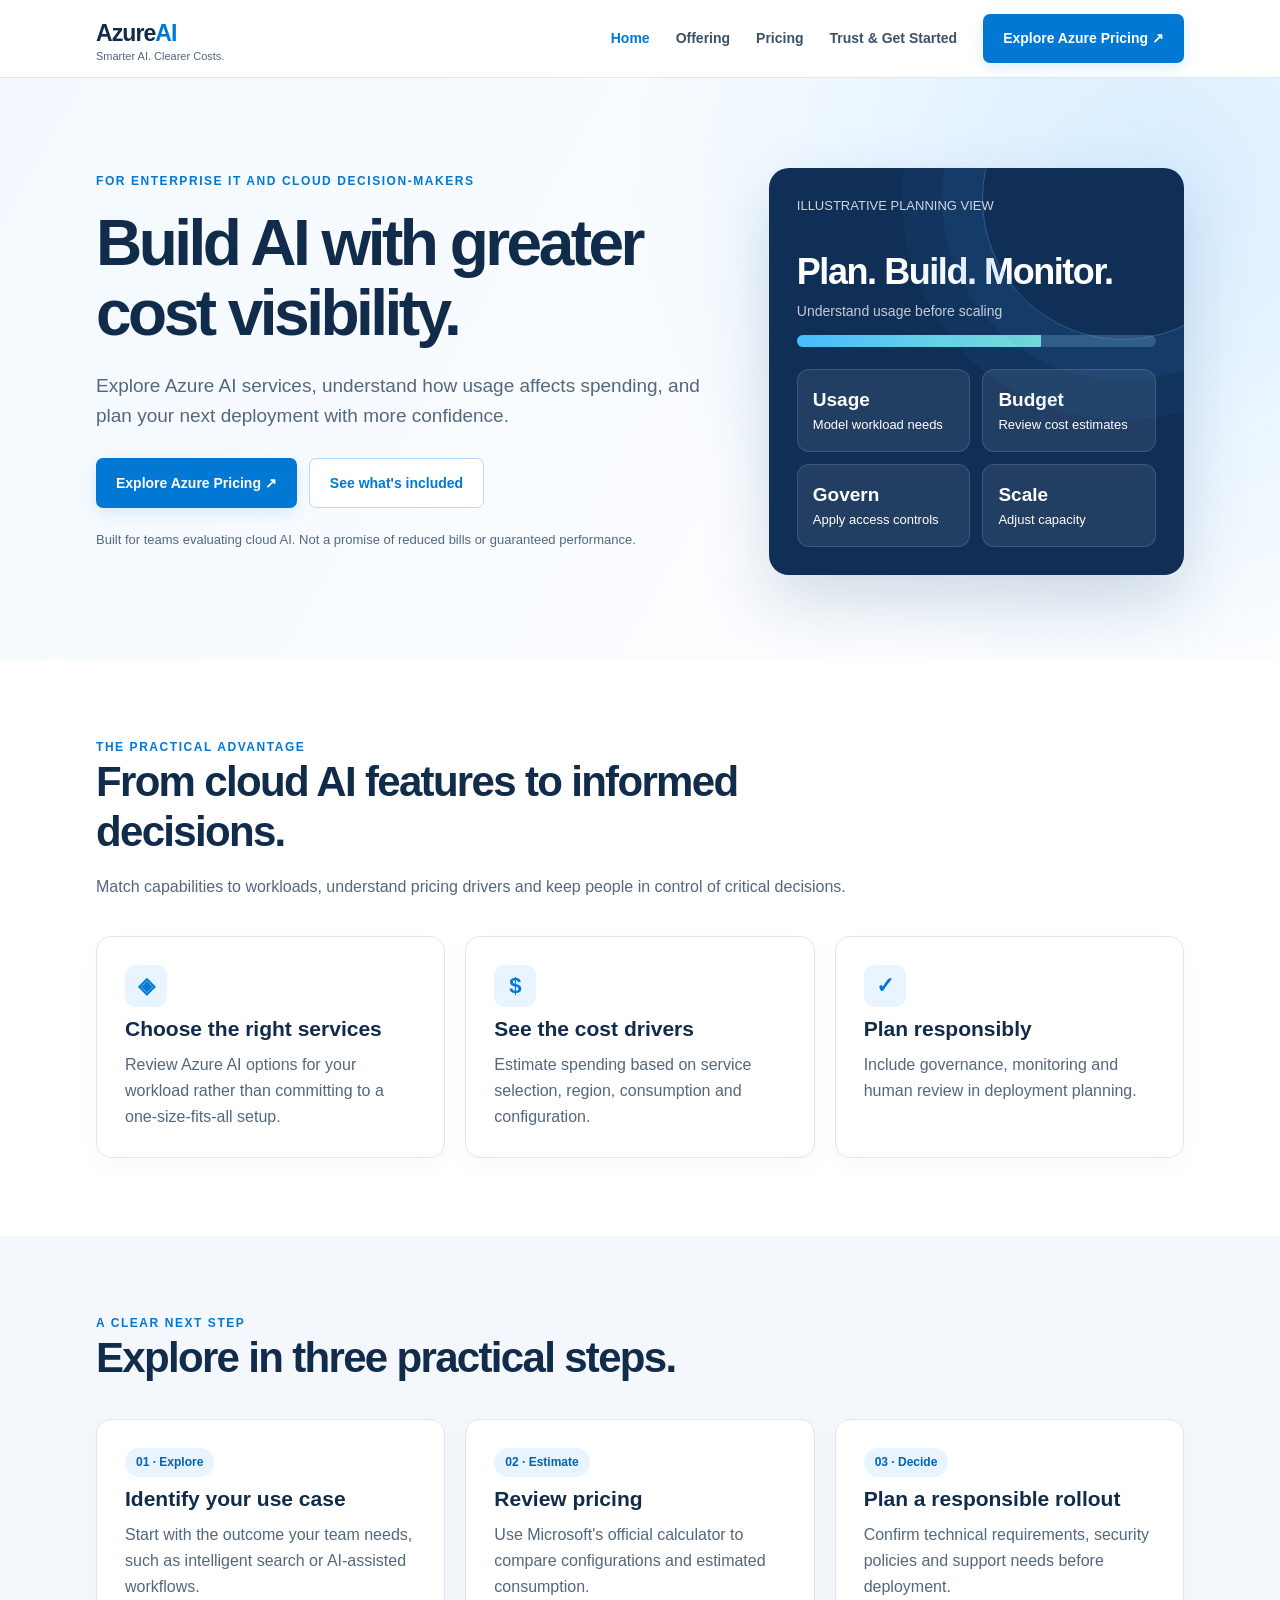
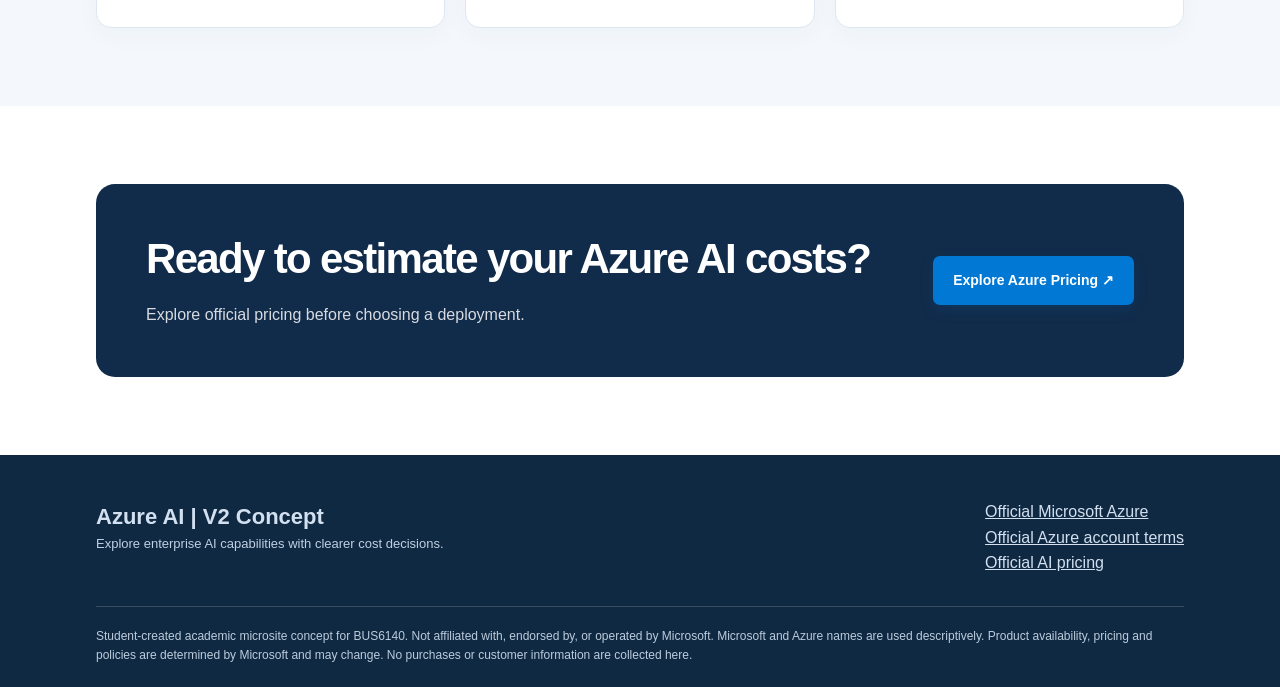
<file: index.html>
<!doctype html><html lang="en"><head><meta charset="utf-8"><meta name="viewport" content="width=device-width,initial-scale=1"><meta name="description" content="Explore Azure AI services with clearer cost visibility."><title>Home | Azure AI V2 Concept</title><link rel="stylesheet" href="styles.css"></head><body><header><div class="wrap top"><a class="brand" href="index.html">Azure<b>AI</b><small>Smarter AI. Clearer Costs.</small></a><button class="menu-btn" aria-label="Toggle navigation" aria-expanded="false">☰</button><nav class="nav" aria-label="Primary navigation"><a href="index.html" aria-current=page>Home</a><a href="solutions.html" >Offering</a><a href="pricing.html" >Pricing</a><a href="trust.html" >Trust & Get Started</a><a class="btn" href="https://azure.microsoft.com/en-us/pricing/calculator/" target="_blank" rel="noopener noreferrer">Explore Azure Pricing ↗</a></nav></div></header><main><section class="hero"><div class="wrap hero-grid"><div><div class="eyebrow">For enterprise IT and cloud decision-makers</div><h1>Build AI with greater cost visibility.</h1><p class="lead">Explore Azure AI services, understand how usage affects spending, and plan your next deployment with more confidence.</p><div class="actions"><a class="btn" href="https://azure.microsoft.com/en-us/pricing/calculator/" target="_blank" rel="noopener noreferrer">Explore Azure Pricing ↗</a><a class="btn alt" href="solutions.html">See what's included</a></div><p class="small" style="margin-top:22px">Built for teams evaluating cloud AI. Not a promise of reduced bills or guaranteed performance.</p></div><div class="visual" role="img" aria-label="Illustrative cloud AI cost visibility dashboard"><div class="vhead">ILLUSTRATIVE PLANNING VIEW</div><div class="metric">Plan. Build. Monitor.</div><div style="opacity:.75;font-size:14px">Understand usage before scaling</div><div class="meter"><span></span></div><div class="tile-row"><div class="tile"><strong>Usage</strong>Model workload needs</div><div class="tile"><strong>Budget</strong>Review cost estimates</div><div class="tile"><strong>Govern</strong>Apply access controls</div><div class="tile"><strong>Scale</strong>Adjust capacity</div></div></div></div></section><section class="section"><div class="wrap"><div class="section-heading"><div class="eyebrow">The practical advantage</div><h2>From cloud AI features to informed decisions.</h2><p>Match capabilities to workloads, understand pricing drivers and keep people in control of critical decisions.</p></div><div class="grid3"><article class="card"><div class="icon">◈</div><h3>Choose the right services</h3><p>Review Azure AI options for your workload rather than committing to a one-size-fits-all setup.</p></article><article class="card"><div class="icon">$</div><h3>See the cost drivers</h3><p>Estimate spending based on service selection, region, consumption and configuration.</p></article><article class="card"><div class="icon">✓</div><h3>Plan responsibly</h3><p>Include governance, monitoring and human review in deployment planning.</p></article></div></div></section><section class="section soft"><div class="wrap"><div class="section-heading"><div class="eyebrow">A clear next step</div><h2>Explore in three practical steps.</h2></div><div class="grid3"><div class="card"><span class="tag">01 · Explore</span><h3>Identify your use case</h3><p>Start with the outcome your team needs, such as intelligent search or AI-assisted workflows.</p></div><div class="card"><span class="tag">02 · Estimate</span><h3>Review pricing</h3><p>Use Microsoft's official calculator to compare configurations and estimated consumption.</p></div><div class="card"><span class="tag">03 · Decide</span><h3>Plan a responsible rollout</h3><p>Confirm technical requirements, security policies and support needs before deployment.</p></div></div></div></section><section class="section"><div class="wrap"><div class="banner"><div><h2>Ready to estimate your Azure AI costs?</h2><p>Explore official pricing before choosing a deployment.</p></div><a class="btn" href="https://azure.microsoft.com/en-us/pricing/calculator/" target="_blank" rel="noopener noreferrer">Explore Azure Pricing ↗</a></div></div></section></main><footer class="foot"><div class="wrap"><div class="foot-grid"><div><div style="font-size:22px;font-weight:800">Azure AI | V2 Concept</div><p>Explore enterprise AI capabilities with clearer cost decisions.</p></div><div><a href="https://azure.microsoft.com/en-us/" target="_blank" rel="noopener noreferrer">Official Microsoft Azure</a><br><a href="https://azure.microsoft.com/en-us/pricing/purchase-options/azure-account" target="_blank" rel="noopener noreferrer">Official Azure account terms</a><br><a href="https://azure.microsoft.com/en-us/pricing/details/microsoft-foundry/" target="_blank" rel="noopener noreferrer">Official AI pricing</a></div></div><div class="fine">Student-created academic microsite concept for BUS6140. Not affiliated with, endorsed by, or operated by Microsoft. Microsoft and Azure names are used descriptively. Product availability, pricing and policies are determined by Microsoft and may change. No purchases or customer information are collected here.</div></div></footer><script src="script.js"></script></body></html>
</file>
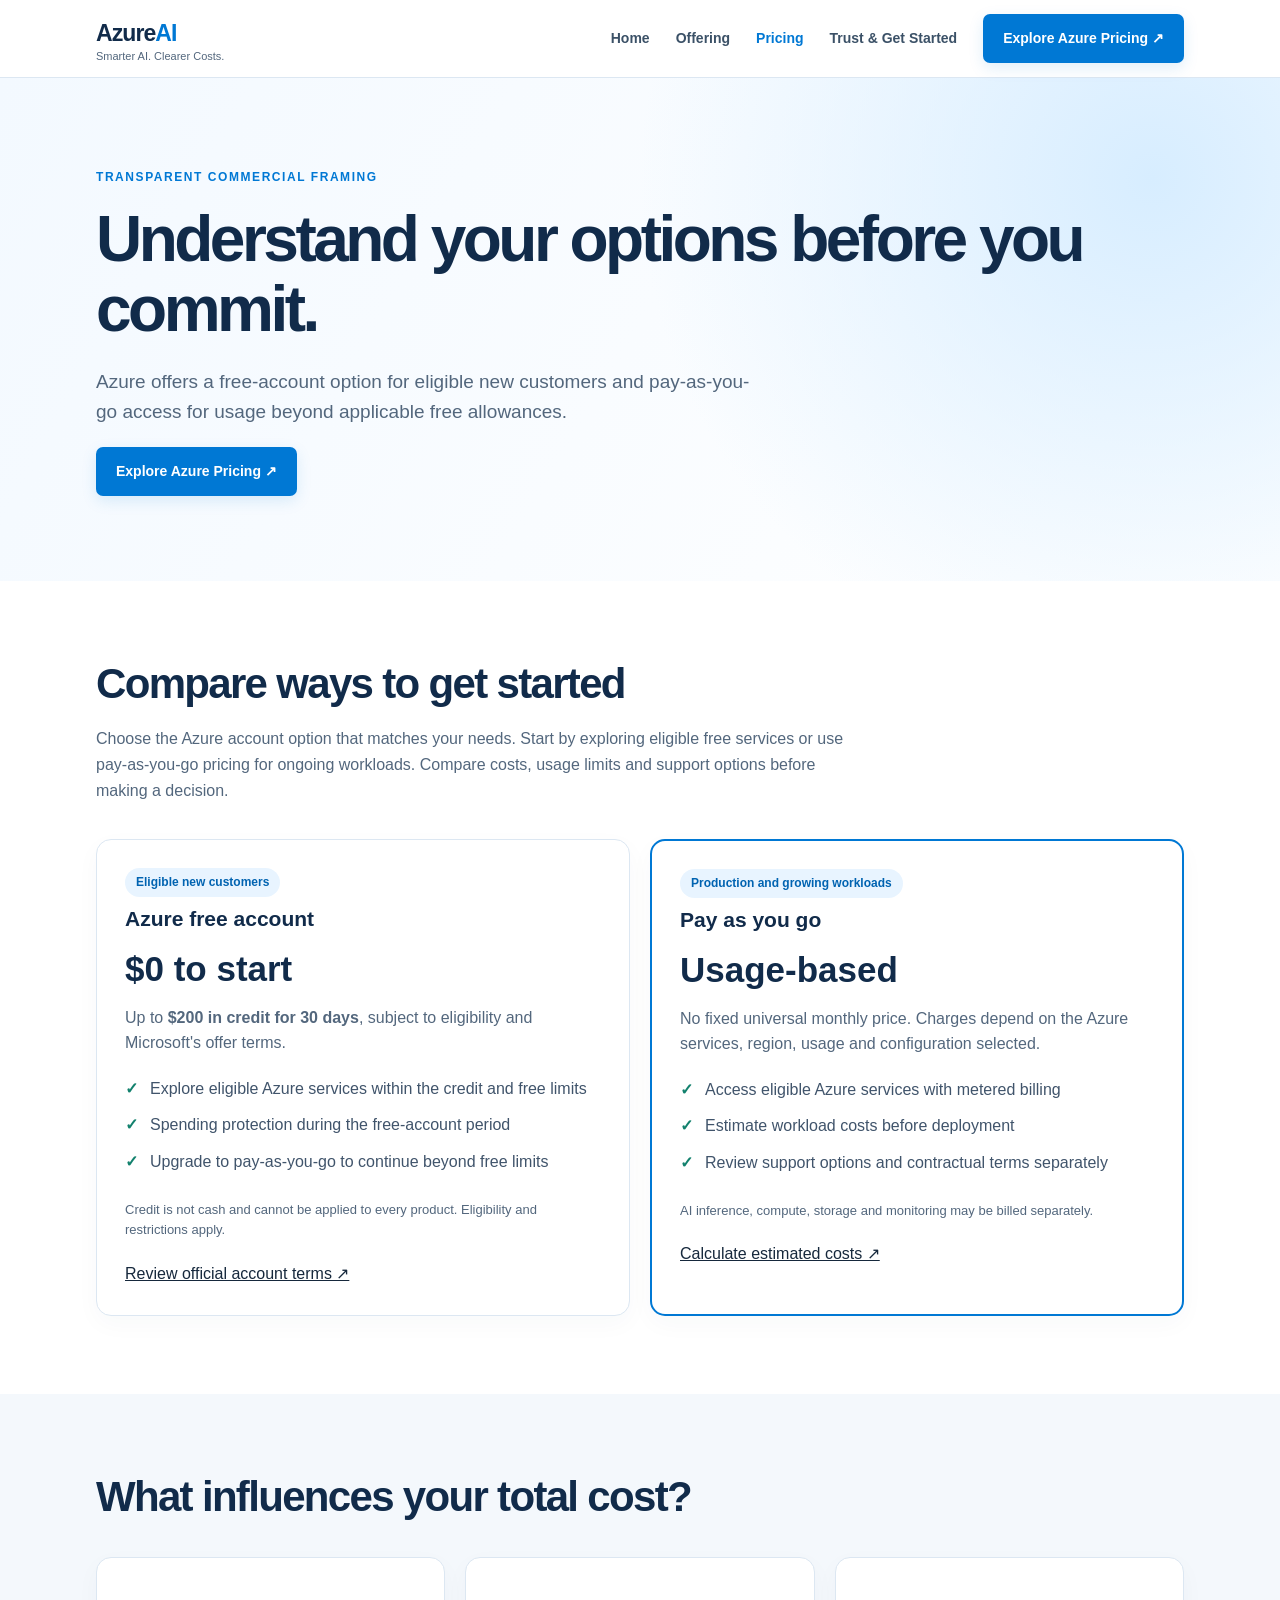
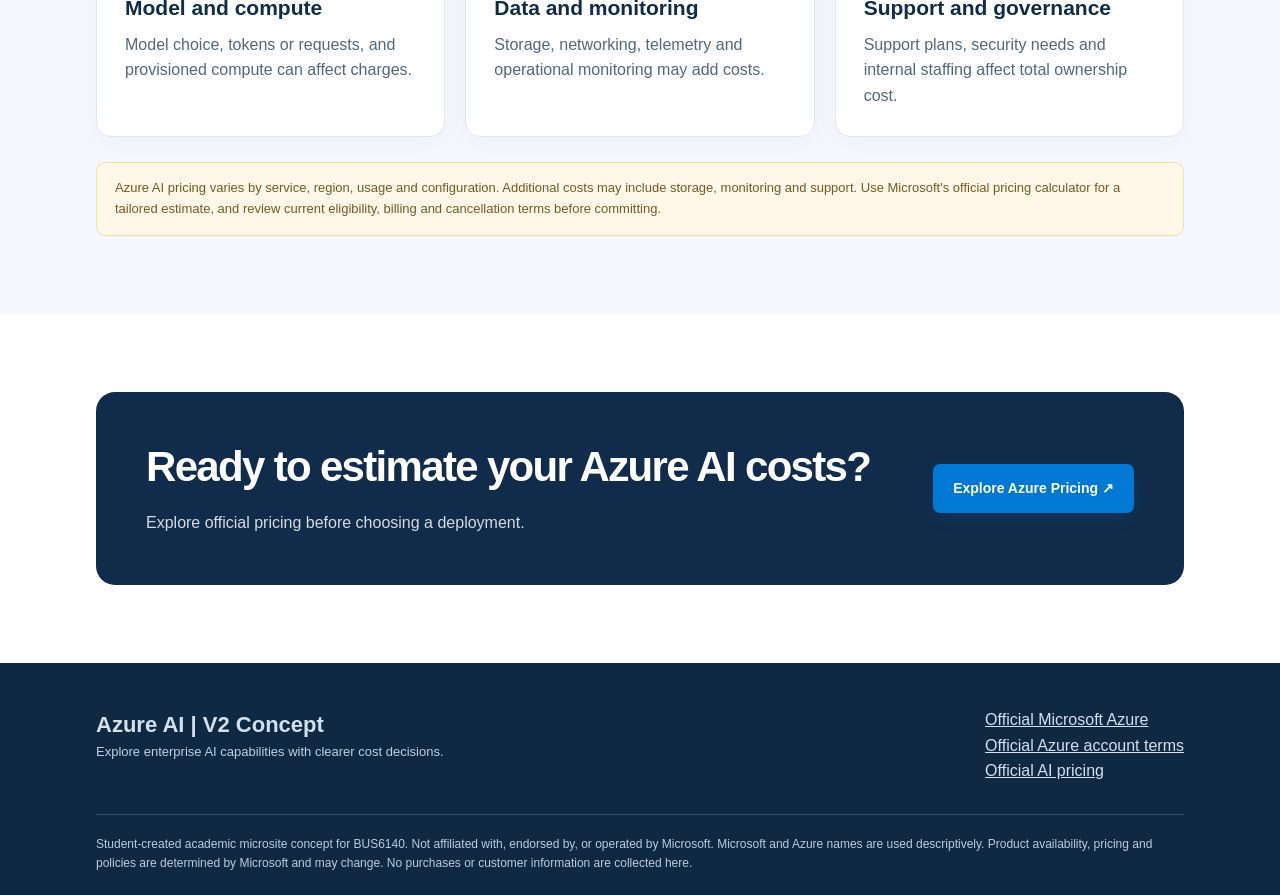
<file: pricing.html>
<!doctype html><html lang="en"><head><meta charset="utf-8"><meta name="viewport" content="width=device-width,initial-scale=1"><meta name="description" content="Compare Azure free account and pay-as-you-go pricing."><title>Pricing | Azure AI V2 Concept</title><link rel="stylesheet" href="styles.css"></head><body><header><div class="wrap top"><a class="brand" href="index.html">Azure<b>AI</b><small>Smarter AI. Clearer Costs.</small></a><button class="menu-btn" aria-label="Toggle navigation" aria-expanded="false">☰</button><nav class="nav" aria-label="Primary navigation"><a href="index.html" >Home</a><a href="solutions.html" >Offering</a><a href="pricing.html" aria-current=page>Pricing</a><a href="trust.html" >Trust & Get Started</a><a class="btn" href="https://azure.microsoft.com/en-us/pricing/calculator/" target="_blank" rel="noopener noreferrer">Explore Azure Pricing ↗</a></nav></div></header><main><section class="hero"><div class="wrap"><div class="eyebrow">Transparent commercial framing</div><h1>Understand your options before you commit.</h1><p class="lead">Azure offers a free-account option for eligible new customers and pay-as-you-go access for usage beyond applicable free allowances.</p><a class="btn" href="https://azure.microsoft.com/en-us/pricing/calculator/" target="_blank" rel="noopener noreferrer">Explore Azure Pricing ↗</a></div></section><section class="section"><div class="wrap"><div class="section-heading"><h2>Compare ways to get started</h2><p>Choose the Azure account option that matches your needs. Start by exploring eligible free services or use pay-as-you-go pricing for ongoing workloads. Compare costs, usage limits and support options before making a decision.</p></div><div class="grid2"><article class="card"><span class="tag">Eligible new customers</span><h3>Azure free account</h3><div class="price">$0 to start</div><p>Up to <strong>$200 in credit for 30 days</strong>, subject to eligibility and Microsoft's offer terms.</p><ul class="checklist"><li>Explore eligible Azure services within the credit and free limits</li><li>Spending protection during the free-account period</li><li>Upgrade to pay-as-you-go to continue beyond free limits</li></ul><p class="small">Credit is not cash and cannot be applied to every product. Eligibility and restrictions apply.</p><a href="https://azure.microsoft.com/en-us/pricing/purchase-options/azure-account" target="_blank" rel="noopener noreferrer">Review official account terms ↗</a></article><article class="card highlight"><span class="tag">Production and growing workloads</span><h3>Pay as you go</h3><div class="price">Usage-based</div><p>No fixed universal monthly price. Charges depend on the Azure services, region, usage and configuration selected.</p><ul class="checklist"><li>Access eligible Azure services with metered billing</li><li>Estimate workload costs before deployment</li><li>Review support options and contractual terms separately</li></ul><p class="small">AI inference, compute, storage and monitoring may be billed separately.</p><a href="https://azure.microsoft.com/en-us/pricing/calculator/" target="_blank" rel="noopener noreferrer">Calculate estimated costs ↗</a></article></div></div></section><section class="section soft"><div class="wrap"><div class="section-heading"><h2>What influences your total cost?</h2></div><div class="grid3"><div class="card"><h3>Model and compute</h3><p>Model choice, tokens or requests, and provisioned compute can affect charges.</p></div><div class="card"><h3>Data and monitoring</h3><p>Storage, networking, telemetry and operational monitoring may add costs.</p></div><div class="card"><h3>Support and governance</h3><p>Support plans, security needs and internal staffing affect total ownership cost.</p></div></div><div class="disclosure" style="margin-top:25px">Azure AI pricing varies by service, region, usage and configuration. Additional costs may include storage, monitoring and support. Use Microsoft's official pricing calculator for a tailored estimate, and review current eligibility, billing and cancellation terms before committing.</div></div></section><section class="section"><div class="wrap"><div class="banner"><div><h2>Ready to estimate your Azure AI costs?</h2><p>Explore official pricing before choosing a deployment.</p></div><a class="btn" href="https://azure.microsoft.com/en-us/pricing/calculator/" target="_blank" rel="noopener noreferrer">Explore Azure Pricing ↗</a></div></div></section></main><footer class="foot"><div class="wrap"><div class="foot-grid"><div><div style="font-size:22px;font-weight:800">Azure AI | V2 Concept</div><p>Explore enterprise AI capabilities with clearer cost decisions.</p></div><div><a href="https://azure.microsoft.com/en-us/" target="_blank" rel="noopener noreferrer">Official Microsoft Azure</a><br><a href="https://azure.microsoft.com/en-us/pricing/purchase-options/azure-account" target="_blank" rel="noopener noreferrer">Official Azure account terms</a><br><a href="https://azure.microsoft.com/en-us/pricing/details/microsoft-foundry/" target="_blank" rel="noopener noreferrer">Official AI pricing</a></div></div><div class="fine">Student-created academic microsite concept for BUS6140. Not affiliated with, endorsed by, or operated by Microsoft. Microsoft and Azure names are used descriptively. Product availability, pricing and policies are determined by Microsoft and may change. No purchases or customer information are collected here.</div></div></footer><script src="script.js"></script></body></html>
</file>
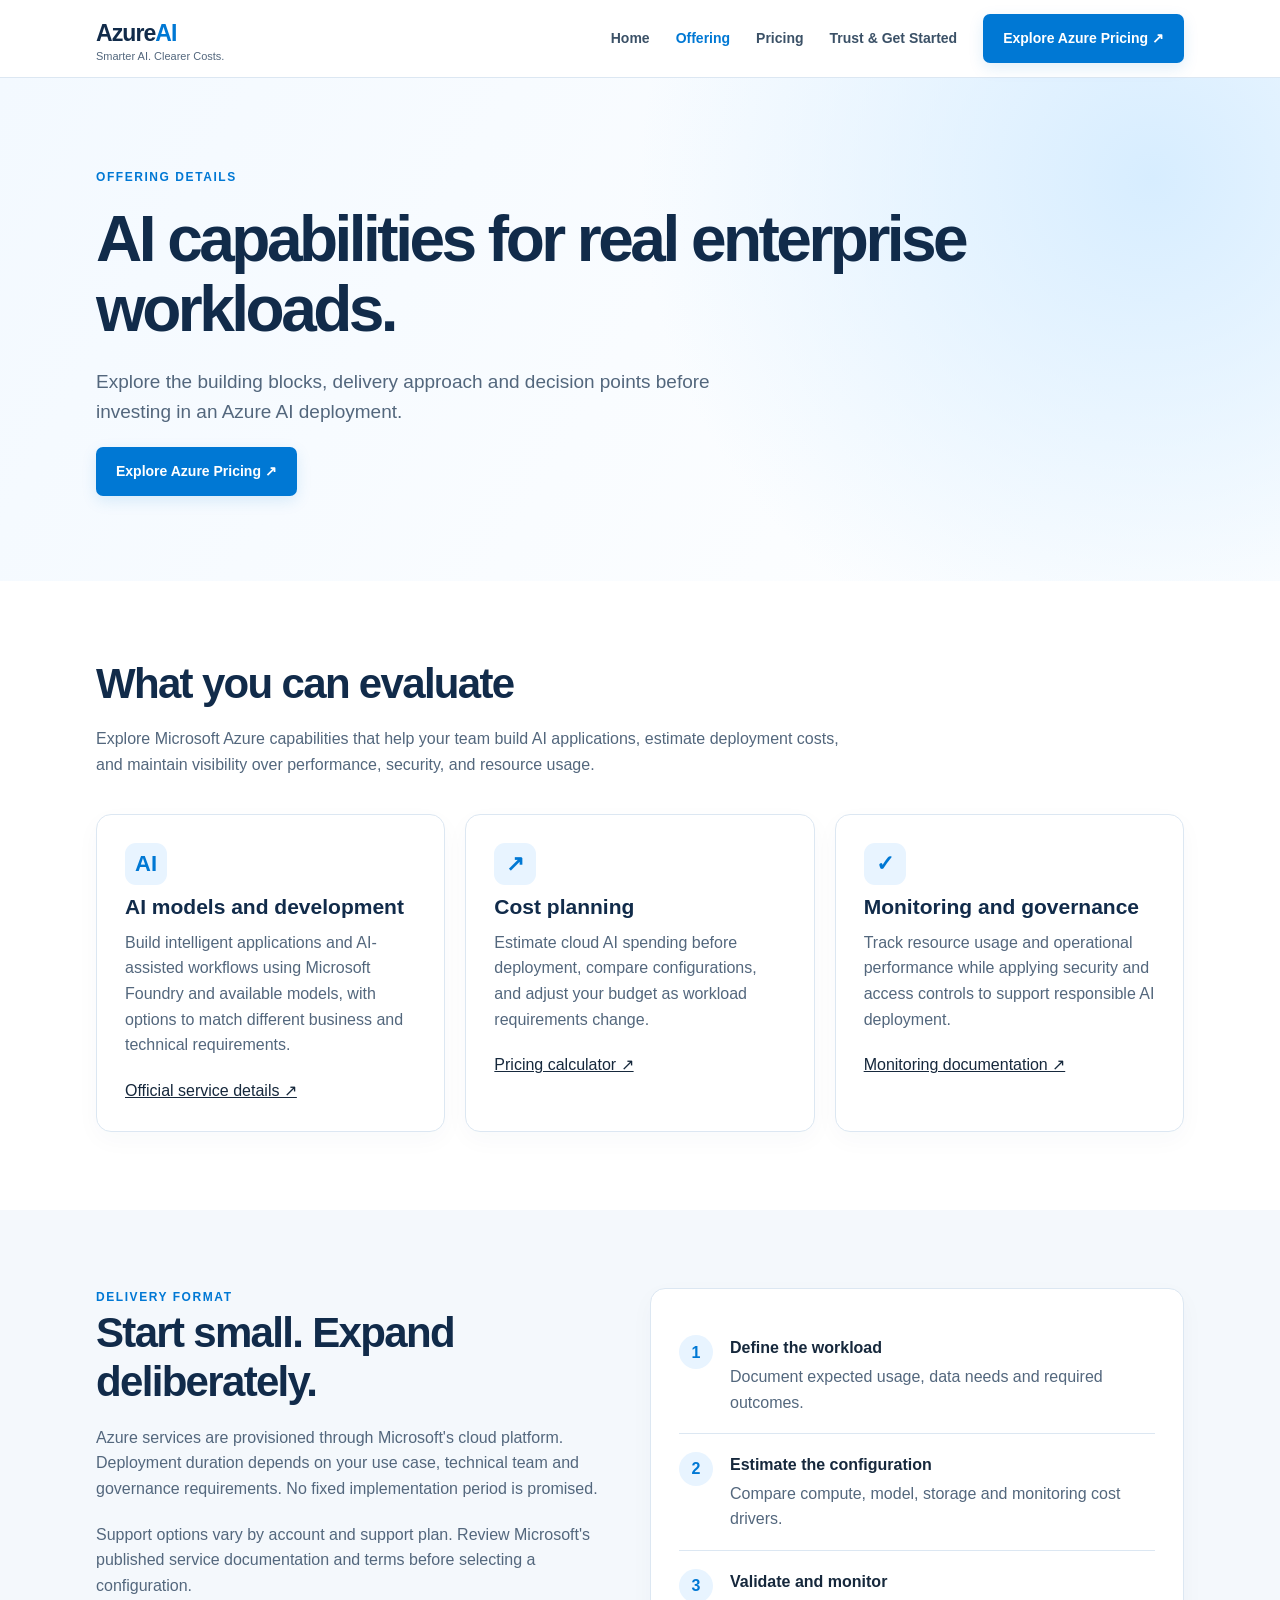
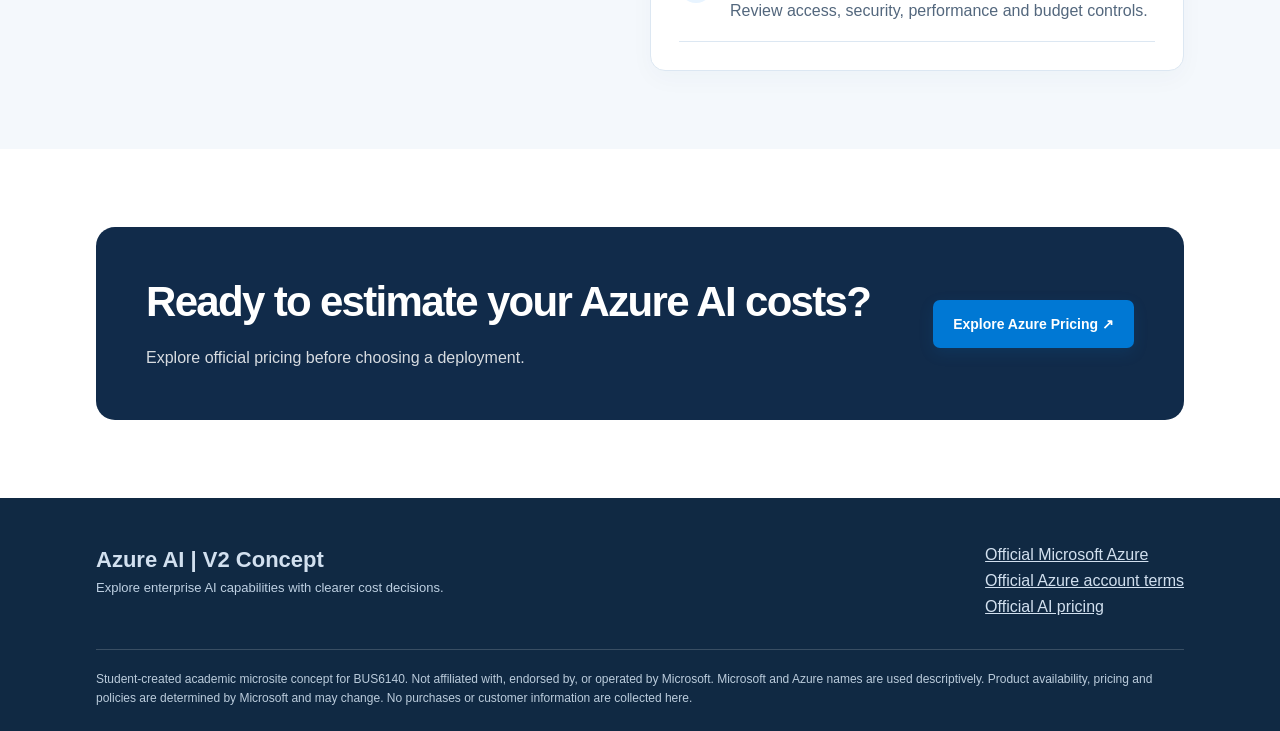
<file: solutions.html>
<!doctype html><html lang="en"><head><meta charset="utf-8"><meta name="viewport" content="width=device-width,initial-scale=1"><meta name="description" content="Explore Microsoft Azure AI services and delivery considerations."><title>Offering | Azure AI V2 Concept</title><link rel="stylesheet" href="styles.css"></head><body><header><div class="wrap top"><a class="brand" href="index.html">Azure<b>AI</b><small>Smarter AI. Clearer Costs.</small></a><button class="menu-btn" aria-label="Toggle navigation" aria-expanded="false">☰</button><nav class="nav" aria-label="Primary navigation"><a href="index.html" >Home</a><a href="solutions.html" aria-current=page>Offering</a><a href="pricing.html" >Pricing</a><a href="trust.html" >Trust & Get Started</a><a class="btn" href="https://azure.microsoft.com/en-us/pricing/calculator/" target="_blank" rel="noopener noreferrer">Explore Azure Pricing ↗</a></nav></div></header><main><section class="hero"><div class="wrap"><div class="eyebrow">Offering details</div><h1>AI capabilities for real enterprise workloads.</h1><p class="lead">Explore the building blocks, delivery approach and decision points before investing in an Azure AI deployment.</p><a class="btn" href="https://azure.microsoft.com/en-us/pricing/calculator/" target="_blank" rel="noopener noreferrer">Explore Azure Pricing ↗</a></div></section><section class="section"><div class="wrap"><div class="section-heading"><h2>What you can evaluate</h2><p>Explore Microsoft Azure capabilities that help your team build AI applications, estimate deployment costs, and maintain visibility over performance, security, and resource usage.</p></div><div class="grid3"><article class="card"><div class="icon">AI</div><h3>AI models and development</h3><p>Build intelligent applications and AI-assisted workflows using Microsoft Foundry and available models, with options to match different business and technical requirements.</p><a href="https://azure.microsoft.com/en-us/products/ai-foundry/" target="_blank" rel="noopener noreferrer">Official service details ↗</a></article><article class="card"><div class="icon">↗</div><h3>Cost planning</h3><p>Estimate cloud AI spending before deployment, compare configurations, and adjust your budget as workload requirements change.</p><a href="https://azure.microsoft.com/en-us/pricing/calculator/" target="_blank" rel="noopener noreferrer">Pricing calculator ↗</a></article><article class="card"><div class="icon">✓</div><h3>Monitoring and governance</h3><p>Track resource usage and operational performance while applying security and access controls to support responsible AI deployment.</p><a href="https://learn.microsoft.com/en-us/azure/azure-monitor/overview" target="_blank" rel="noopener noreferrer">Monitoring documentation ↗</a></article></div></div></section><section class="section soft"><div class="wrap grid2"><div><div class="eyebrow">Delivery format</div><h2>Start small. Expand deliberately.</h2><p>Azure services are provisioned through Microsoft's cloud platform. Deployment duration depends on your use case, technical team and governance requirements. No fixed implementation period is promised.</p><p>Support options vary by account and support plan. Review Microsoft's published service documentation and terms before selecting a configuration.</p></div><div class="card"><div class="step"><span class="num">1</span><div><strong>Define the workload</strong><p>Document expected usage, data needs and required outcomes.</p></div></div><div class="step"><span class="num">2</span><div><strong>Estimate the configuration</strong><p>Compare compute, model, storage and monitoring cost drivers.</p></div></div><div class="step"><span class="num">3</span><div><strong>Validate and monitor</strong><p>Review access, security, performance and budget controls.</p></div></div></div></div></section><section class="section"><div class="wrap"><div class="banner"><div><h2>Ready to estimate your Azure AI costs?</h2><p>Explore official pricing before choosing a deployment.</p></div><a class="btn" href="https://azure.microsoft.com/en-us/pricing/calculator/" target="_blank" rel="noopener noreferrer">Explore Azure Pricing ↗</a></div></div></section></main><footer class="foot"><div class="wrap"><div class="foot-grid"><div><div style="font-size:22px;font-weight:800">Azure AI | V2 Concept</div><p>Explore enterprise AI capabilities with clearer cost decisions.</p></div><div><a href="https://azure.microsoft.com/en-us/" target="_blank" rel="noopener noreferrer">Official Microsoft Azure</a><br><a href="https://azure.microsoft.com/en-us/pricing/purchase-options/azure-account" target="_blank" rel="noopener noreferrer">Official Azure account terms</a><br><a href="https://azure.microsoft.com/en-us/pricing/details/microsoft-foundry/" target="_blank" rel="noopener noreferrer">Official AI pricing</a></div></div><div class="fine">Student-created academic microsite concept for BUS6140. Not affiliated with, endorsed by, or operated by Microsoft. Microsoft and Azure names are used descriptively. Product availability, pricing and policies are determined by Microsoft and may change. No purchases or customer information are collected here.</div></div></footer><script src="script.js"></script></body></html>
</file>
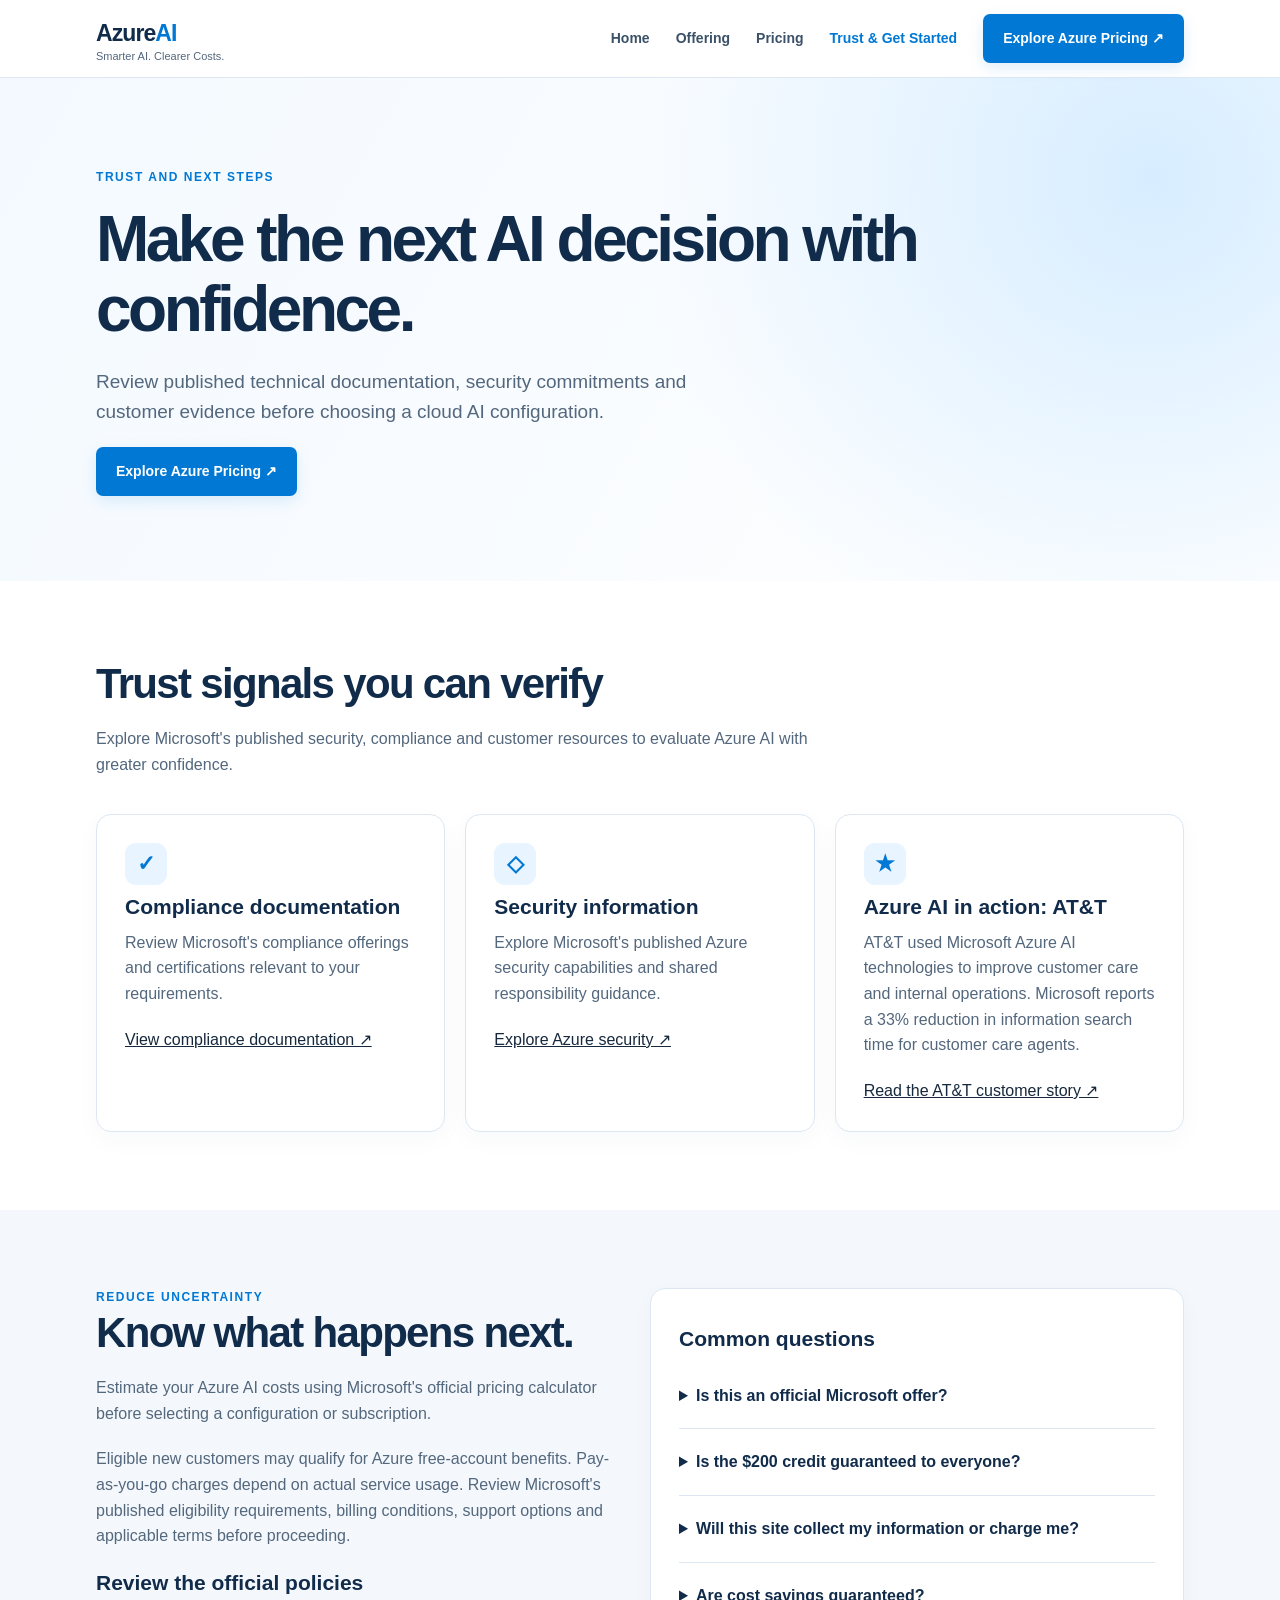
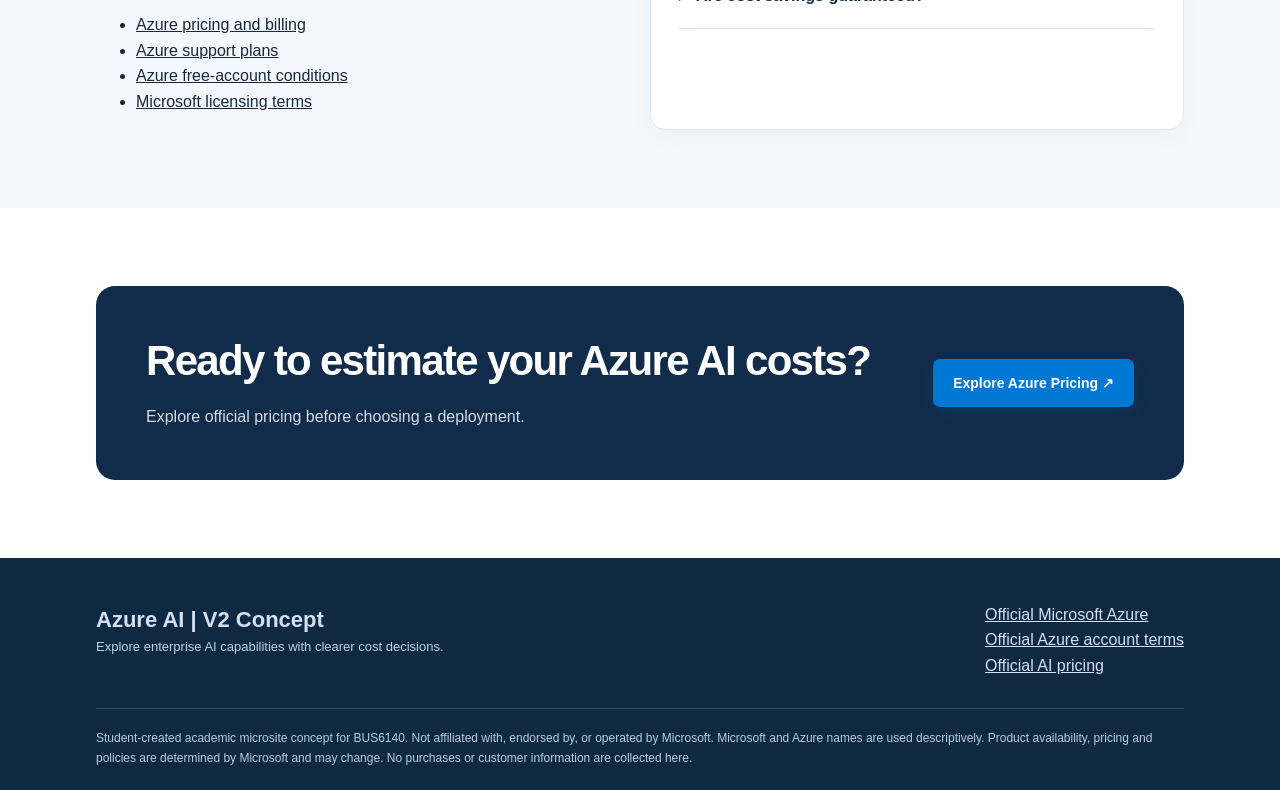
<file: trust.html>
<!doctype html><html lang="en"><head><meta charset="utf-8"><meta name="viewport" content="width=device-width,initial-scale=1"><meta name="description" content="Explore Azure trust resources and next steps."><title>Trust & Get Started | Azure AI V2 Concept</title><link rel="stylesheet" href="styles.css"></head><body><header><div class="wrap top"><a class="brand" href="index.html">Azure<b>AI</b><small>Smarter AI. Clearer Costs.</small></a><button class="menu-btn" aria-label="Toggle navigation" aria-expanded="false">☰</button><nav class="nav" aria-label="Primary navigation"><a href="index.html" >Home</a><a href="solutions.html" >Offering</a><a href="pricing.html" >Pricing</a><a href="trust.html" aria-current=page>Trust & Get Started</a><a class="btn" href="https://azure.microsoft.com/en-us/pricing/calculator/" target="_blank" rel="noopener noreferrer">Explore Azure Pricing ↗</a></nav></div></header><main><section class="hero"><div class="wrap"><div class="eyebrow">Trust and next steps</div><h1>Make the next AI decision with confidence.</h1><p class="lead">Review published technical documentation, security commitments and customer evidence before choosing a cloud AI configuration.</p><a class="btn" href="https://azure.microsoft.com/en-us/pricing/calculator/" target="_blank" rel="noopener noreferrer">Explore Azure Pricing ↗</a></div></section><section class="section"><div class="wrap"><div class="section-heading"><h2>Trust signals you can verify</h2><p>Explore Microsoft's published security, compliance and customer resources to evaluate Azure AI with greater confidence.</p></div><div class="grid3"><article class="card"><div class="icon">✓</div><h3>Compliance documentation</h3><p>Review Microsoft's compliance offerings and certifications relevant to your requirements.</p><a href="https://learn.microsoft.com/en-us/azure/compliance/" target="_blank" rel="noopener noreferrer">View compliance documentation ↗</a></article><article class="card"><div class="icon">◇</div><h3>Security information</h3><p>Explore Microsoft's published Azure security capabilities and shared responsibility guidance.</p><a href="https://azure.microsoft.com/en-us/explore/security/" target="_blank" rel="noopener noreferrer">Explore Azure security ↗</a></article><article class="card">
  <div class="icon">★</div>
  <h3>Azure AI in action: AT&T</h3>
  <p>
    AT&T used Microsoft Azure AI technologies to
    improve customer care and internal operations.
    Microsoft reports a 33% reduction in information
    search time for customer care agents.
  </p>
  <a href="https://www.microsoft.com/en/customers/story/25679-at-and-t-azure"
     target="_blank" rel="noopener noreferrer">
    Read the AT&T customer story ↗
  </a>
</article></div></div></section><section class="section soft"><div class="wrap grid2"><div><div class="eyebrow">Reduce uncertainty</div><h2>Know what happens next.</h2><p>
  Estimate your Azure AI costs using Microsoft's
  official pricing calculator before selecting a
  configuration or subscription.
</p>
<p>
  Eligible new customers may qualify for Azure
  free-account benefits. Pay-as-you-go charges
  depend on actual service usage. Review Microsoft's
  published eligibility requirements, billing
  conditions, support options and applicable terms
  before proceeding.
</p>
<h3>Review the official policies</h3>


<ul>
<li>
<a href="https://azure.microsoft.com/en-us/pricing/">
Azure pricing and billing
</a>
</li>

<li>
<a href="https://azure.microsoft.com/en-us/support/plans/">
Azure support plans
</a>
</li>

<li>
<a href="https://azure.microsoft.com/en-us/free/">
Azure free-account conditions
</a>
</li>

<li>
<a href="https://www.microsoft.com/licensing/terms/">
Microsoft licensing terms
</a>
</li>
</ul>

</div>
<div class="card faq"><h3>Common questions</h3><details><summary>Is this an official Microsoft offer?</summary><p>No. This is an independent student-created microsite concept linking to Microsoft's official resources.</p></details><details><summary>Is the $200 credit guaranteed to everyone?</summary><p>No. It applies to eligible new Azure customers under Microsoft's published conditions.</p></details><details><summary>Will this site collect my information or charge me?</summary><p>No. This site has no signup form, checkout, tracking script or payment collection.</p></details><details><summary>Are cost savings guaranteed?</summary><p>No. Actual performance and costs depend on workload, configuration and governance.</p></details></div></div></section><section class="section"><div class="wrap"><div class="banner"><div><h2>Ready to estimate your Azure AI costs?</h2><p>Explore official pricing before choosing a deployment.</p></div><a class="btn" href="https://azure.microsoft.com/en-us/pricing/calculator/" target="_blank" rel="noopener noreferrer">Explore Azure Pricing ↗</a></div></div></section></main><footer class="foot"><div class="wrap"><div class="foot-grid"><div><div style="font-size:22px;font-weight:800">Azure AI | V2 Concept</div><p>Explore enterprise AI capabilities with clearer cost decisions.</p></div><div><a href="https://azure.microsoft.com/en-us/" target="_blank" rel="noopener noreferrer">Official Microsoft Azure</a><br><a href="https://azure.microsoft.com/en-us/pricing/purchase-options/azure-account" target="_blank" rel="noopener noreferrer">Official Azure account terms</a><br><a href="https://azure.microsoft.com/en-us/pricing/details/microsoft-foundry/" target="_blank" rel="noopener noreferrer">Official AI pricing</a></div></div><div class="fine">Student-created academic microsite concept for BUS6140. Not affiliated with, endorsed by, or operated by Microsoft. Microsoft and Azure names are used descriptively. Product availability, pricing and policies are determined by Microsoft and may change. No purchases or customer information are collected here.</div></div></footer><script src="script.js"></script></body></html>
</file>
<file: styles.css>
:root{--blue:#0078d4;--navy:#112b4a;--ink:#16283c;--muted:#53677d;--bg:#f4f8fc;--line:#dce7f2;--white:#fff}*{box-sizing:border-box}html{scroll-behavior:smooth}body{margin:0;font-family:Segoe UI,Arial,sans-serif;color:var(--ink);background:white;line-height:1.6}a{color:inherit}header{position:sticky;top:0;z-index:10;background:rgba(255,255,255,.96);border-bottom:1px solid var(--line);backdrop-filter:blur(10px)}.wrap{max-width:1140px;margin:auto;padding:0 26px}.top{display:flex;align-items:center;justify-content:space-between;min-height:77px;gap:24px}.brand{font-weight:750;letter-spacing:-.04em;font-size:23px;text-decoration:none;color:var(--navy)}.brand b{color:var(--blue)}.brand small{font-weight:500;letter-spacing:0;font-size:11px;color:var(--muted);display:block;line-height:1}.nav{display:flex;align-items:center;gap:26px}.nav a{text-decoration:none;font-size:14px;font-weight:600;color:#3b5167}.nav a[aria-current=page]{color:var(--blue)}.btn{display:inline-flex;align-items:center;justify-content:center;background:var(--blue);color:white!important;text-decoration:none;padding:13px 20px;border-radius:7px;font-weight:700;font-size:14px;box-shadow:0 5px 15px #0078d421;transition:transform .15s,background .15s}.btn:hover{background:#005fa8;transform:translateY(-1px)}.btn.alt{background:white;color:var(--blue)!important;border:1px solid #b9d7f0;box-shadow:none}.hero{background:radial-gradient(circle at 90% 20%,#d7edff 0,transparent 42%),linear-gradient(120deg,#f3f9ff,#fff);padding:90px 0 85px}.hero-grid{display:grid;grid-template-columns:1.2fr .8fr;gap:50px;align-items:center}.eyebrow{color:var(--blue);font-size:12px;font-weight:800;letter-spacing:.13em;text-transform:uppercase}h1{font-size:clamp(38px,5vw,64px);line-height:1.09;letter-spacing:-.055em;margin:18px 0 22px;color:var(--navy)}h2{font-size:clamp(28px,3.3vw,42px);line-height:1.18;letter-spacing:-.04em;color:var(--navy);margin:0 0 18px}h3{font-size:21px;line-height:1.3;color:var(--navy);margin:8px 0 10px}p{margin:0 0 20px;color:var(--muted)}.lead{font-size:19px;max-width:660px}.actions{display:flex;gap:12px;flex-wrap:wrap;margin-top:26px}.visual{background:#102f56;color:white;border-radius:20px;padding:28px;box-shadow:0 28px 65px #123b6b2b;position:relative;overflow:hidden;min-height:340px}.visual:before{content:'';position:absolute;width:280px;height:280px;border:1px solid #5c9ddd66;border-radius:50%;right:-80px;top:-110px;box-shadow:0 0 0 40px #3889d315,0 0 0 80px #3889d310}.visual .vhead{font-size:13px;opacity:.8}.metric{font-size:36px;font-weight:750;letter-spacing:-.04em;margin-top:26px}.meter{height:12px;background:#31557c;border-radius:20px;margin:12px 0 22px;overflow:hidden}.meter span{display:block;width:68%;height:100%;background:linear-gradient(90deg,#48baff,#7fe2d6)}.tile-row{display:grid;grid-template-columns:1fr 1fr;gap:12px}.tile{background:#ffffff14;border:1px solid #ffffff20;padding:15px;border-radius:12px;font-size:13px}.tile strong{display:block;font-size:19px}.section{padding:78px 0}.section.soft{background:var(--bg)}.section-heading{max-width:750px;margin-bottom:36px}.grid3{display:grid;grid-template-columns:repeat(3,1fr);gap:20px}.grid2{display:grid;grid-template-columns:repeat(2,1fr);gap:20px}.card{background:#fff;border:1px solid var(--line);border-radius:15px;padding:28px;box-shadow:0 8px 25px #173a5b08}.card .icon{width:42px;height:42px;border-radius:11px;background:#e8f4ff;color:var(--blue);display:grid;place-items:center;font-size:22px;font-weight:700}.card p:last-child{margin-bottom:0}.tag{display:inline-block;border-radius:30px;padding:5px 11px;background:#e8f4ff;color:#0063b1;font-size:12px;font-weight:700}.step{display:flex;gap:17px;align-items:flex-start;padding:18px 0;border-bottom:1px solid var(--line)}.step .num{flex:0 0 34px;height:34px;border-radius:50%;background:#e8f4ff;color:var(--blue);display:grid;place-items:center;font-weight:800}.step p{margin:3px 0 0}.price{font-size:35px;font-weight:800;color:var(--navy);line-height:1.2;margin:15px 0}.small{font-size:13px}.checklist{padding:0;margin:16px 0 25px;list-style:none}.checklist li{margin:11px 0;padding-left:25px;position:relative;color:#40546b}.checklist li:before{content:'✓';position:absolute;left:0;color:#12816d;font-weight:800}.highlight{border:2px solid var(--blue);position:relative}.banner{background:var(--navy);color:white;padding:50px;border-radius:19px;display:flex;align-items:center;justify-content:space-between;gap:25px}.banner h2,.banner p{color:white}.banner p{opacity:.83;margin:0}.disclosure{background:#fff8e8;border:1px solid #f4dfab;padding:15px 18px;border-radius:9px;font-size:13px;color:#725a25}.faq details{border-bottom:1px solid var(--line);padding:20px 0}.faq summary{font-weight:700;cursor:pointer;color:var(--navy)}.faq p{padding-top:12px;margin:0}.foot{background:#102943;color:#d2e0ef;padding:44px 0 22px}.foot a{color:#d2e0ef}.foot-grid{display:flex;justify-content:space-between;gap:25px}.foot p{color:#bed0e2;font-size:13px}.fine{border-top:1px solid #ffffff2c;padding-top:20px;margin-top:30px;font-size:12px;color:#bbccdc}.menu-btn{display:none;background:none;border:0;font-size:24px;color:var(--navy)}@media(max-width:820px){.hero-grid,.grid3,.grid2{grid-template-columns:1fr}.hero{padding:65px 0}.visual{min-height:280px}.nav{gap:12px}.nav a{font-size:12px}.nav .btn{padding:10px}.banner{display:block;padding:32px}.banner .btn{margin-top:22px}}@media(max-width:600px){.top{flex-wrap:wrap;min-height:70px}.menu-btn{display:block}.nav{display:none;width:100%;flex-direction:column;align-items:stretch;padding-bottom:18px}.nav.open{display:flex}.nav a{font-size:15px}.section{padding:55px 0}.wrap{padding:0 19px}.foot-grid{display:block}}
</file>
